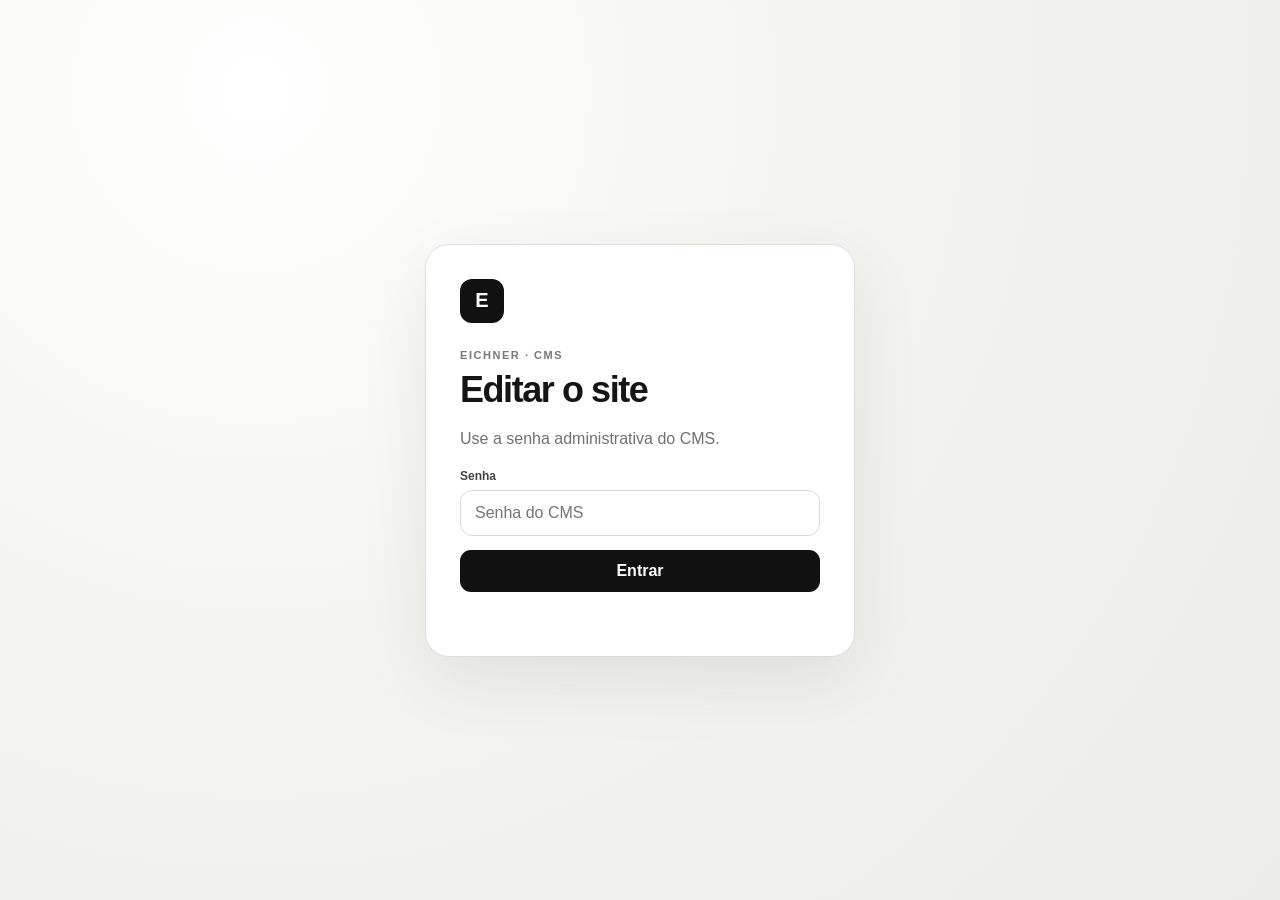
<file: admin/index.html>
<!doctype html>
<html lang="pt-BR">
<head>
  <meta charset="utf-8">
  <meta name="viewport" content="width=device-width,initial-scale=1">
  <title>CMS Eichner</title>
  <meta name="robots" content="noindex,nofollow">
  <link rel="stylesheet" href="/admin/admin.css">
</head>
<body>
  <main class="app-shell">
    <section id="loginView" class="login-wrap">
      <div class="login-card">
        <div class="mark">E</div>
        <p class="eyebrow">EICHNER · CMS</p>
        <h1>Editar o site</h1>
        <p class="muted">Use a senha administrativa do CMS.</p>
        <label class="field">
          <span>Senha</span>
          <input id="cmsKey" type="password" autocomplete="current-password" placeholder="Senha do CMS">
        </label>
        <button id="loginButton" class="primary full">Entrar</button>
        <p id="loginStatus" class="status" aria-live="polite"></p>
      </div>
    </section>

    <section id="editorView" hidden>
      <header class="topbar">
        <div>
          <p class="eyebrow">EICHNER · CMS</p>
          <h1>Conteúdo do site</h1>
          <p class="muted">A ordem abaixo é a mesma ordem do site aprovado.</p>
        </div>
        <div class="top-actions">
          <a class="secondary" href="/" target="_blank" rel="noopener">Ver site ↗</a>
          <button id="logoutButton" class="secondary">Sair</button>
        </div>
      </header>

      <div class="workspace">
        <aside class="sidebar">
          <div class="sidebar-head">Seções</div>
          <nav id="sectionNav"></nav>
        </aside>
        <div class="content-area">
          <div id="globalStatus" class="global-status" hidden></div>
          <div id="sections"></div>
        </div>
      </div>
    </section>
  </main>

  <script src="/admin/admin.js"></script>
</body>
</html>
</file>
<file: admin/admin.css>
[hidden]{display:none!important}*{box-sizing:border-box}html{scroll-behavior:smooth}body{margin:0;background:#f4f4f1;color:#151515;font-family:-apple-system,BlinkMacSystemFont,"SF Pro Display","Segoe UI",Arial,sans-serif;-webkit-font-smoothing:antialiased}.app-shell{min-height:100vh}.login-wrap{min-height:100vh;display:grid;place-items:center;padding:24px;background:radial-gradient(circle at 20% 10%,#fff 0,#f4f4f1 42%,#ecece8 100%)}.login-card{width:min(430px,100%);background:#fff;border:1px solid #deded8;border-radius:24px;padding:34px;box-shadow:0 24px 70px rgba(0,0,0,.08)}.mark{width:44px;height:44px;border-radius:12px;background:#111;color:#fff;display:grid;place-items:center;font-weight:700;font-size:20px;margin-bottom:26px}.eyebrow{margin:0 0 8px;font-size:11px;font-weight:700;letter-spacing:.14em;color:#777}.login-card h1,.topbar h1{margin:0;letter-spacing:-.04em;font-weight:600}.login-card h1{font-size:36px}.muted{color:#707070;line-height:1.5}.field{display:block;margin-top:18px}.field>span,.field-label{display:block;font-size:12px;font-weight:700;color:#444;margin:0 0 7px}.field input,.field textarea{width:100%;border:1px solid #d8d8d2;background:#fff;border-radius:12px;padding:13px 14px;font:inherit;color:#111;outline:none;transition:.15s}.field textarea{resize:vertical;min-height:96px;line-height:1.45}.field input:focus,.field textarea:focus{border-color:#999;box-shadow:0 0 0 3px rgba(0,0,0,.05)}button,a.button,.primary,.secondary{appearance:none;border:0;border-radius:11px;padding:12px 16px;font:inherit;font-weight:650;cursor:pointer;text-decoration:none;display:inline-flex;align-items:center;justify-content:center;gap:8px}.primary{background:#111;color:#fff}.secondary{background:#e9e9e4;color:#111;border:1px solid #deded8}.full{width:100%;margin-top:14px}.status{font-size:12px;color:#666;min-height:18px;margin:12px 0 0}.status.error{color:#a32121}.status.success{color:#207440}.topbar{position:sticky;top:0;z-index:20;background:rgba(244,244,241,.92);backdrop-filter:blur(18px);border-bottom:1px solid #deded8;padding:22px 34px;display:flex;align-items:center;justify-content:space-between;gap:24px}.topbar h1{font-size:29px}.topbar .muted{margin:5px 0 0}.top-actions{display:flex;gap:10px}.workspace{display:grid;grid-template-columns:240px minmax(0,1fr);max-width:1450px;margin:0 auto}.sidebar{position:sticky;top:117px;height:calc(100vh - 117px);padding:26px 16px 30px 24px;border-right:1px solid #deded8;overflow:auto}.sidebar-head{font-size:11px;font-weight:700;color:#888;letter-spacing:.12em;text-transform:uppercase;padding:0 10px 10px}.sidebar a{display:block;padding:10px;border-radius:9px;color:#555;font-size:13px;text-decoration:none}.sidebar a:hover{background:#e9e9e4;color:#111}.content-area{padding:30px 32px 90px;min-width:0}.global-status{position:sticky;top:126px;z-index:15;margin-bottom:18px;padding:12px 15px;background:#111;color:#fff;border-radius:11px;font-size:13px}.section-card{background:#fff;border:1px solid #deded8;border-radius:20px;margin:0 0 22px;overflow:hidden;scroll-margin-top:140px}.section-head{padding:22px 24px;border-bottom:1px solid #e7e7e2;display:flex;align-items:center;justify-content:space-between;gap:20px}.section-title{margin:0;font-size:20px;letter-spacing:-.025em}.section-key{font-size:11px;color:#999;margin-top:5px}.section-body{padding:24px;display:grid;grid-template-columns:repeat(2,minmax(0,1fr));gap:16px 18px}.section-body>.full-grid,.group,.array-group{grid-column:1/-1}.group,.array-group{border:1px solid #e5e5df;border-radius:15px;padding:16px;background:#fafaf8}.group-title{font-size:12px;font-weight:800;color:#555;margin:0 0 12px;letter-spacing:.04em}.group-grid{display:grid;grid-template-columns:1fr 1fr;gap:12px}.array-item{padding:14px;border:1px solid #e5e5df;border-radius:13px;background:#fff;margin-top:10px}.array-item:first-of-type{margin-top:0}.array-label{font-size:11px;font-weight:800;color:#888;text-transform:uppercase;letter-spacing:.08em;margin-bottom:8px}.section-footer{padding:17px 24px;border-top:1px solid #e7e7e2;display:flex;justify-content:flex-end;align-items:center;gap:12px;background:#fcfcfa}.save-status{font-size:12px;color:#666;margin-right:auto}.image-field{grid-column:1/-1;border:1px solid #e5e5df;border-radius:15px;padding:16px;background:#fafaf8}.image-preview{height:220px;border-radius:12px;background:#e9e9e5 center/cover no-repeat;margin:8px 0 12px;border:1px solid #deded8}.image-controls{display:grid;grid-template-columns:minmax(0,1fr) auto;gap:10px;align-items:end}.image-controls input[type=file]{display:none}.upload-label{white-space:nowrap;background:#e9e9e4;color:#111;border:1px solid #deded8;border-radius:11px;padding:12px 16px;font-weight:650;cursor:pointer}.upload-status{font-size:12px;color:#666;margin-top:8px}.hint{font-size:11px;color:#8a8a8a;margin-top:6px}.danger-note{font-size:11px;color:#8a8a8a}.loading{padding:40px;color:#777;text-align:center}@media(max-width:900px){.workspace{grid-template-columns:1fr}.sidebar{display:none}.topbar{position:relative;display:block;padding:20px}.top-actions{margin-top:16px}.content-area{padding:20px}.section-body{grid-template-columns:1fr}.group-grid{grid-template-columns:1fr}.image-controls{grid-template-columns:1fr}.section-card{scroll-margin-top:20px}}@media(max-width:520px){.login-card{padding:26px 20px;border-radius:18px}.section-head,.section-body,.section-footer{padding-left:16px;padding-right:16px}.top-actions{flex-direction:column}.top-actions>*{width:100%}}
</file>
